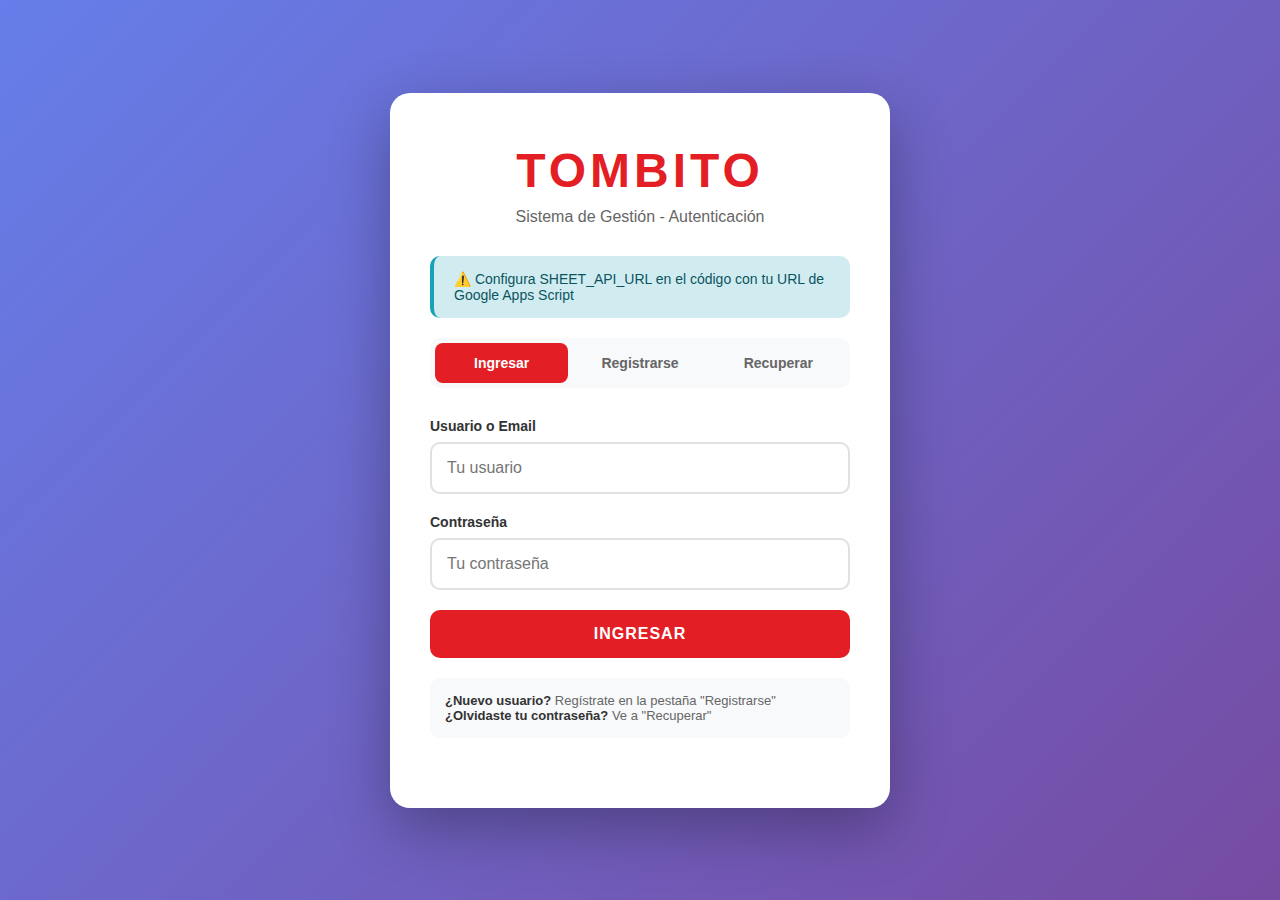
<file: index.html>
<!DOCTYPE html>
<html lang="es">
<head>
    <meta charset="UTF-8">
    <meta name="viewport" content="width=device-width, initial-scale=1.0">
    <title>TOMBITO - Sistema de Autenticación</title>
    <style>
        * {
            margin: 0;
            padding: 0;
            box-sizing: border-box;
        }

        body {
            font-family: 'Segoe UI', Tahoma, Geneva, Verdana, sans-serif;
            background: linear-gradient(135deg, #667eea 0%, #764ba2 100%);
            min-height: 100vh;
            display: flex;
            align-items: center;
            justify-content: center;
            padding: 20px;
        }

        .container {
            background: white;
            border-radius: 20px;
            box-shadow: 0 20px 60px rgba(0,0,0,0.3);
            max-width: 500px;
            width: 100%;
            padding: 50px 40px;
        }

        .logo {
            text-align: center;
            font-size: 48px;
            font-weight: bold;
            color: #E31E24;
            margin-bottom: 10px;
            letter-spacing: 4px;
        }

        .subtitle {
            text-align: center;
            color: #666;
            margin-bottom: 30px;
            font-size: 16px;
        }

        /* TABS */
        .tabs {
            display: flex;
            gap: 5px;
            margin-bottom: 30px;
            background: #f8f9fa;
            padding: 5px;
            border-radius: 10px;
        }

        .tab {
            flex: 1;
            padding: 12px;
            background: transparent;
            border: none;
            border-radius: 8px;
            cursor: pointer;
            font-weight: 600;
            font-size: 14px;
            color: #666;
            transition: all 0.3s;
        }

        .tab.active {
            background: #E31E24;
            color: white;
        }

        .tab:hover:not(.active) {
            background: #e0e0e0;
        }

        /* FORMS */
        .form-section {
            display: none;
        }

        .form-section.active {
            display: block;
            animation: fadeIn 0.3s;
        }

        @keyframes fadeIn {
            from { opacity: 0; transform: translateY(10px); }
            to { opacity: 1; transform: translateY(0); }
        }

        .form-group {
            margin-bottom: 20px;
        }

        .form-group label {
            display: block;
            margin-bottom: 8px;
            color: #333;
            font-weight: 600;
            font-size: 14px;
        }

        .form-group input, .form-group select {
            width: 100%;
            padding: 15px;
            border: 2px solid #e0e0e0;
            border-radius: 10px;
            font-size: 16px;
            transition: all 0.3s;
        }

        .form-group input:focus, .form-group select:focus {
            outline: none;
            border-color: #E31E24;
            box-shadow: 0 0 0 3px rgba(227, 30, 36, 0.1);
        }

        .form-group small {
            display: block;
            margin-top: 5px;
            color: #999;
            font-size: 12px;
        }

        .btn {
            width: 100%;
            padding: 15px;
            border: none;
            border-radius: 10px;
            font-size: 16px;
            font-weight: 600;
            cursor: pointer;
            transition: all 0.3s;
            text-transform: uppercase;
            letter-spacing: 1px;
        }

        .btn-primary {
            background: #E31E24;
            color: white;
        }

        .btn-primary:hover:not(:disabled) {
            background: #c41a1f;
            transform: translateY(-2px);
            box-shadow: 0 10px 20px rgba(227, 30, 36, 0.3);
        }

        .btn:disabled {
            opacity: 0.6;
            cursor: not-allowed;
        }

        /* ALERTS */
        .alert {
            padding: 15px 20px;
            border-radius: 10px;
            margin-bottom: 20px;
            font-size: 14px;
            display: none;
        }

        .alert.show {
            display: block;
            animation: slideIn 0.3s;
        }

        @keyframes slideIn {
            from { transform: translateY(-20px); opacity: 0; }
            to { transform: translateY(0); opacity: 1; }
        }

        .alert-success {
            background: #d4edda;
            color: #155724;
            border-left: 4px solid #28a745;
        }

        .alert-danger {
            background: #f8d7da;
            color: #721c24;
            border-left: 4px solid #dc3545;
        }

        .alert-info {
            background: #d1ecf1;
            color: #0c5460;
            border-left: 4px solid #17a2b8;
        }

        /* PASSWORD STRENGTH */
        .password-strength {
            height: 4px;
            border-radius: 2px;
            margin-top: 8px;
            background: #e0e0e0;
            overflow: hidden;
        }

        .password-strength-bar {
            height: 100%;
            width: 0;
            transition: all 0.3s;
        }

        .password-strength-bar.weak {
            width: 33%;
            background: #dc3545;
        }

        .password-strength-bar.medium {
            width: 66%;
            background: #ffc107;
        }

        .password-strength-bar.strong {
            width: 100%;
            background: #28a745;
        }

        .password-requirements {
            margin-top: 10px;
            font-size: 12px;
            color: #666;
        }

        .password-requirements ul {
            list-style: none;
            padding: 0;
        }

        .password-requirements li {
            padding: 3px 0;
        }

        .password-requirements li.valid {
            color: #28a745;
        }

        .password-requirements li.valid::before {
            content: "✓ ";
        }

        .password-requirements li.invalid::before {
            content: "✗ ";
            color: #dc3545;
        }

        /* INFO BOX */
        .info-box {
            background: #f8f9fa;
            padding: 15px;
            border-radius: 10px;
            margin-bottom: 20px;
            font-size: 13px;
            color: #666;
        }

        .info-box strong {
            color: #333;
        }

        /* LOADING */
        .loading {
            display: none;
            text-align: center;
            padding: 20px;
        }

        .loading.show {
            display: block;
        }

        .spinner {
            border: 3px solid #f3f3f3;
            border-top: 3px solid #E31E24;
            border-radius: 50%;
            width: 40px;
            height: 40px;
            animation: spin 1s linear infinite;
            margin: 0 auto 15px;
        }

        @keyframes spin {
            0% { transform: rotate(0deg); }
            100% { transform: rotate(360deg); }
        }

        /* RESPONSIVE */
        @media (max-width: 600px) {
            .container {
                padding: 30px 20px;
            }

            .logo {
                font-size: 36px;
            }
        }
    </style>
</head>
<body>
    <div class="container">
        <div class="logo">TOMBITO</div>
        <div class="subtitle">Sistema de Gestión - Autenticación</div>

        <!-- ALERTS -->
        <div id="alertSuccess" class="alert alert-success"></div>
        <div id="alertDanger" class="alert alert-danger"></div>
        <div id="alertInfo" class="alert alert-info"></div>

        <!-- TABS -->
        <div class="tabs">
            <button class="tab active" onclick="showTab('login')">Ingresar</button>
            <button class="tab" onclick="showTab('register')">Registrarse</button>
            <button class="tab" onclick="showTab('recover')">Recuperar</button>
        </div>

        <!-- LOGIN FORM -->
        <div id="loginSection" class="form-section active">
            <form id="loginForm">
                <div class="form-group">
                    <label>Usuario o Email</label>
                    <input type="text" id="loginUsername" placeholder="Tu usuario" required>
                </div>

                <div class="form-group">
                    <label>Contraseña</label>
                    <input type="password" id="loginPassword" placeholder="Tu contraseña" required>
                </div>

                <button type="submit" class="btn btn-primary">INGRESAR</button>
            </form>

            <div class="info-box" style="margin-top: 20px;">
                <strong>¿Nuevo usuario?</strong> Regístrate en la pestaña "Registrarse"<br>
                <strong>¿Olvidaste tu contraseña?</strong> Ve a "Recuperar"
            </div>
        </div>

        <!-- REGISTER FORM -->
        <div id="registerSection" class="form-section">
            <form id="registerForm">
                <div class="form-group">
                    <label>Nombre Completo</label>
                    <input type="text" id="registerName" placeholder="Ej: Juan Pérez" required>
                    <small>Aparecerá en tu perfil y en las ventas</small>
                </div>

                <div class="form-group">
                    <label>Usuario</label>
                    <input type="text" id="registerUsername" placeholder="Ej: jperez" required minlength="4">
                    <small>Mínimo 4 caracteres, sin espacios</small>
                </div>

                <div class="form-group">
                    <label>Email</label>
                    <input type="email" id="registerEmail" placeholder="tu@email.com" required>
                    <small>Para recuperar contraseña</small>
                </div>

                <div class="form-group">
                    <label>Contraseña</label>
                    <input type="password" id="registerPassword" placeholder="Mínimo 6 caracteres" required minlength="6">
                    <div class="password-strength">
                        <div id="passwordStrengthBar" class="password-strength-bar"></div>
                    </div>
                    <div class="password-requirements">
                        <ul id="passwordRequirements">
                            <li class="invalid">Mínimo 6 caracteres</li>
                            <li class="invalid">Al menos una letra mayúscula</li>
                            <li class="invalid">Al menos un número</li>
                        </ul>
                    </div>
                </div>

                <div class="form-group">
                    <label>Confirmar Contraseña</label>
                    <input type="password" id="registerPasswordConfirm" placeholder="Repite tu contraseña" required>
                </div>

                <div class="form-group">
                    <label>DNI (Opcional)</label>
                    <input type="text" id="registerDNI" placeholder="12345678" maxlength="8">
                    <small>Para identificación adicional</small>
                </div>

                <button type="submit" class="btn btn-primary" id="registerBtn">REGISTRARSE</button>
            </form>
        </div>

        <!-- RECOVER PASSWORD FORM -->
        <div id="recoverSection" class="form-section">
            <div class="info-box">
                <strong>💡 Recuperación de Contraseña:</strong><br>
                Ingresa tu usuario o email. El administrador recibirá tu solicitud y te asignará una nueva contraseña.
            </div>

            <form id="recoverForm">
                <div class="form-group">
                    <label>Usuario o Email</label>
                    <input type="text" id="recoverIdentifier" placeholder="Tu usuario o email" required>
                </div>

                <div class="form-group">
                    <label>Motivo de recuperación</label>
                    <select id="recoverReason" required>
                        <option value="">Selecciona una opción</option>
                        <option value="forgot">Olvidé mi contraseña</option>
                        <option value="locked">Mi cuenta está bloqueada</option>
                        <option value="change">Quiero cambiar mi contraseña</option>
                    </select>
                </div>

                <button type="submit" class="btn btn-primary">SOLICITAR RECUPERACIÓN</button>
            </form>

            <div class="info-box" style="margin-top: 20px;">
                <strong>📞 Contacto directo:</strong><br>
                También puedes contactar al administrador directamente para recuperar tu acceso.
            </div>
        </div>

        <!-- LOADING -->
        <div id="loading" class="loading">
            <div class="spinner"></div>
            <div>Procesando...</div>
        </div>
    </div>

    <script>
        // ============================================
        // CONFIGURACIÓN - PEGA TU URL AQUÍ
        // ============================================
        const SHEET_API_URL = 'https://script.google.com/macros/s/AKfycbzTnp5Ag1s1TELgmlCBvWDkBn5uM4L49CN_EntXlzv-sOkObIz4l6d-K-5sL-ej661_/exec';

        // ============================================
        // TAB NAVIGATION
        // ============================================
        function showTab(tabName) {
            document.querySelectorAll('.tab').forEach(tab => {
                tab.classList.remove('active');
            });
            event.target.classList.add('active');

            document.querySelectorAll('.form-section').forEach(section => {
                section.classList.remove('active');
            });
            document.getElementById(tabName + 'Section').classList.add('active');

            hideAllAlerts();
        }

        // ============================================
        // ALERTS
        // ============================================
        function showAlert(type, message) {
            hideAllAlerts();
            const alert = document.getElementById('alert' + type.charAt(0).toUpperCase() + type.slice(1));
            alert.textContent = message;
            alert.classList.add('show');
            
            setTimeout(() => {
                alert.classList.remove('show');
            }, 5000);
        }

        function hideAllAlerts() {
            document.querySelectorAll('.alert').forEach(alert => {
                alert.classList.remove('show');
            });
        }

        function showLoading(show) {
            document.getElementById('loading').classList.toggle('show', show);
        }

        // ============================================
        // PASSWORD STRENGTH
        // ============================================
        document.getElementById('registerPassword').addEventListener('input', function() {
            const password = this.value;
            const strengthBar = document.getElementById('passwordStrengthBar');
            const requirements = document.getElementById('passwordRequirements').children;

            const hasLength = password.length >= 6;
            const hasUpperCase = /[A-Z]/.test(password);
            const hasNumber = /[0-9]/.test(password);

            requirements[0].className = hasLength ? 'valid' : 'invalid';
            requirements[1].className = hasUpperCase ? 'valid' : 'invalid';
            requirements[2].className = hasNumber ? 'valid' : 'invalid';

            let strength = 0;
            if (hasLength) strength++;
            if (hasUpperCase) strength++;
            if (hasNumber) strength++;

            strengthBar.className = 'password-strength-bar';
            if (strength === 1) strengthBar.classList.add('weak');
            else if (strength === 2) strengthBar.classList.add('medium');
            else if (strength === 3) strengthBar.classList.add('strong');
        });

        // ============================================
        // LOGIN FORM
        // ============================================
        document.getElementById('loginForm').addEventListener('submit', async function(e) {
            e.preventDefault();

            const username = document.getElementById('loginUsername').value;
            const password = document.getElementById('loginPassword').value;

            showLoading(true);

            try {
                const response = await fetch(`${SHEET_API_URL}?action=login&username=${encodeURIComponent(username)}&password=${encodeURIComponent(password)}`);
                const data = await response.json();

                showLoading(false);

                if (data.success) {
                    showAlert('success', '✅ Login exitoso! Redirigiendo...');
                    
                    localStorage.setItem('user', JSON.stringify(data.user));
                    localStorage.setItem('tombito_session', data.token || 'active');
                    
                    setTimeout(() => {
                        if (data.user.fullAccess) {
                            window.location.href = 'tombito_dashboard_admin.html';
                        } else {
                            window.location.href = 'tombito_dashboard_cliente.html';
                        }
                    }, 1500);
                } else {
                    showAlert('danger', '❌ ' + (data.message || 'Usuario o contraseña incorrectos'));
                }
            } catch (error) {
                showLoading(false);
                showAlert('danger', '❌ Error de conexión. Verifica tu configuración.');
                console.error('Error:', error);
            }
        });

        // ============================================
        // REGISTER FORM
        // ============================================
        document.getElementById('registerForm').addEventListener('submit', async function(e) {
            e.preventDefault();

            const name = document.getElementById('registerName').value.trim();
            const username = document.getElementById('registerUsername').value.trim().toLowerCase();
            const email = document.getElementById('registerEmail').value.trim();
            const password = document.getElementById('registerPassword').value;
            const passwordConfirm = document.getElementById('registerPasswordConfirm').value;
            const dni = document.getElementById('registerDNI').value.trim();

            if (username.includes(' ')) {
                showAlert('danger', '❌ El usuario no puede contener espacios');
                return;
            }

            if (password !== passwordConfirm) {
                showAlert('danger', '❌ Las contraseñas no coinciden');
                return;
            }

            if (password.length < 6) {
                showAlert('danger', '❌ La contraseña debe tener mínimo 6 caracteres');
                return;
            }

            showLoading(true);

            try {
                const url = `${SHEET_API_URL}?action=register&name=${encodeURIComponent(name)}&username=${encodeURIComponent(username)}&email=${encodeURIComponent(email)}&password=${encodeURIComponent(password)}&dni=${encodeURIComponent(dni)}`;
                
                const response = await fetch(url);
                const data = await response.json();

                showLoading(false);

                if (data.success) {
                    showAlert('success', '✅ ¡Registro exitoso! Ya puedes iniciar sesión.');
                    
                    document.getElementById('registerForm').reset();
                    document.getElementById('passwordStrengthBar').className = 'password-strength-bar';
                    
                    setTimeout(() => {
                        document.querySelector('.tab').click();
                    }, 2000);
                } else {
                    showAlert('danger', '❌ ' + (data.message || 'Error al registrar usuario'));
                }
            } catch (error) {
                showLoading(false);
                showAlert('danger', '❌ Error de conexión. Verifica tu configuración.');
                console.error('Error:', error);
            }
        });

        // ============================================
        // RECOVER PASSWORD FORM
        // ============================================
        document.getElementById('recoverForm').addEventListener('submit', async function(e) {
            e.preventDefault();

            const identifier = document.getElementById('recoverIdentifier').value.trim();
            const reason = document.getElementById('recoverReason').value;

            showLoading(true);

            try {
                const url = `${SHEET_API_URL}?action=recoverPassword&identifier=${encodeURIComponent(identifier)}&reason=${encodeURIComponent(reason)}`;
                
                const response = await fetch(url);
                const data = await response.json();

                showLoading(false);

                if (data.success) {
                    showAlert('success', '✅ ' + data.message);
                    document.getElementById('recoverForm').reset();
                } else {
                    showAlert('danger', '❌ ' + (data.message || 'Error al procesar solicitud'));
                }
            } catch (error) {
                showLoading(false);
                showAlert('danger', '❌ Error de conexión. Verifica tu configuración.');
                console.error('Error:', error);
            }
        });

        // ============================================
        // INIT
        // ============================================
        window.addEventListener('load', function() {
            if (SHEET_API_URL === 'https://script.google.com/macros/s/AKfycbzTnp5Ag1s1TELgmlCBvWDkBn5uM4L49CN_EntXlzv-sOkObIz4l6d-K-5sL-ej661_/exec') {
                showAlert('info', '⚠️ Configura SHEET_API_URL en el código con tu URL de Google Apps Script');
            }
            
            // Si ya está logueado, redirigir
            const user = localStorage.getItem('user');
            if (user) {
                const userData = JSON.parse(user);
                if (userData.fullAccess) {
                    window.location.href = 'tombito_dashboard_admin.html';
                } else {
                    window.location.href = 'tombito_dashboard_cliente.html';
                }
            }
        });
    </script>
</body>
</html>
</file>
